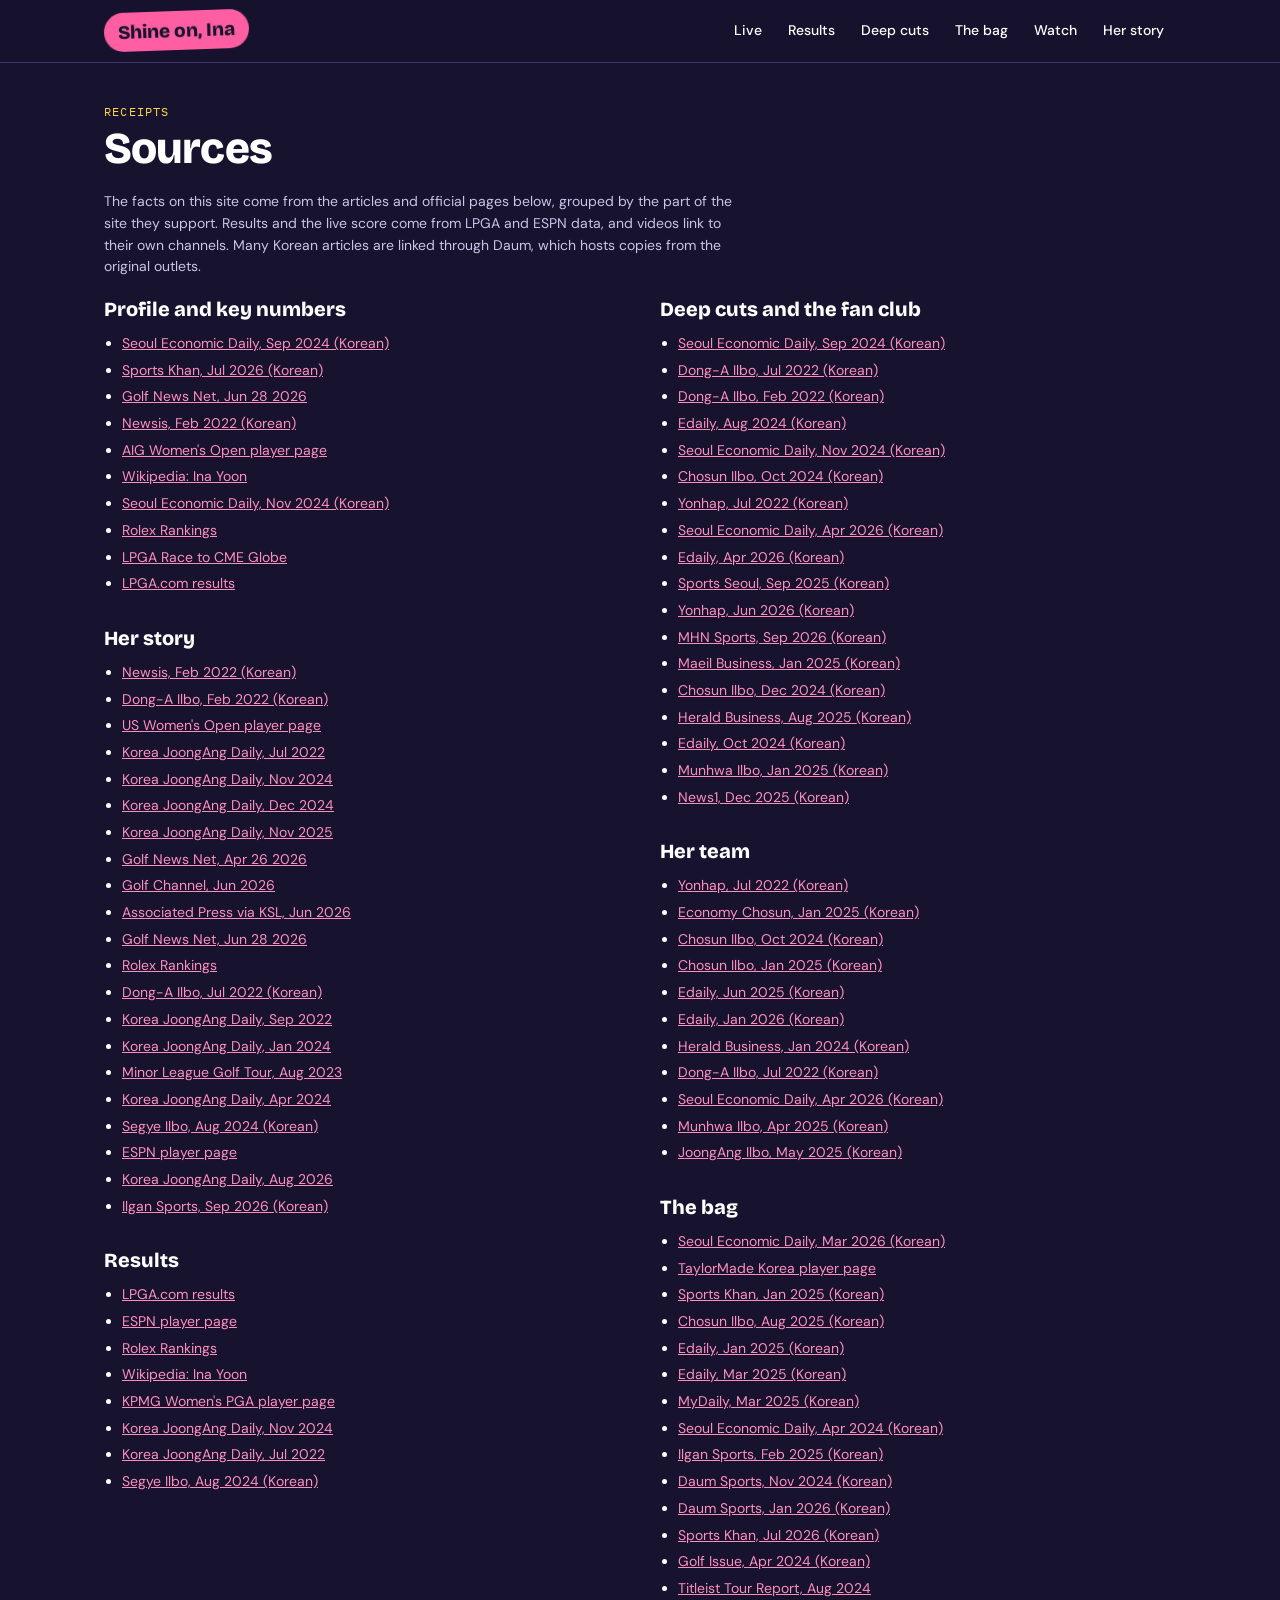
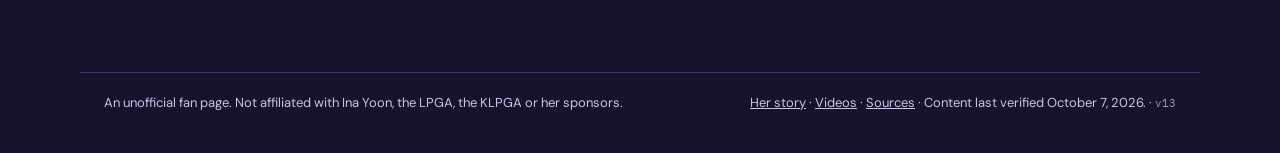
<file: sources.html>
<!doctype html>
<html lang="en">
<head>
<meta charset="utf-8">
<meta name="viewport" content="width=device-width, initial-scale=1">
<title>Sources: Ina Yoon Fan Page</title>
<meta name="description" content="Where the facts on the Ina Yoon fan page come from.">
<link rel="canonical" href="https://yoonshine.com/sources">
<meta property="og:type" content="website">
<meta property="og:site_name" content="Shine on, Ina">
<meta property="og:title" content="Sources: Ina Yoon Fan Page">
<meta property="og:description" content="Where the facts on the Ina Yoon fan page come from.">
<meta property="og:url" content="https://yoonshine.com/sources">
<meta property="og:image" content="https://yoonshine.com/assets/og-card.png">
<meta property="og:image:width" content="1200">
<meta property="og:image:height" content="630">
<meta property="og:image:alt" content="Shine on, Ina: an unofficial fan page for LPGA golfer Ina Yoon">
<meta name="twitter:card" content="summary_large_image">
<meta name="twitter:title" content="Sources: Ina Yoon Fan Page">
<meta name="twitter:description" content="Where the facts on the Ina Yoon fan page come from.">
<meta name="twitter:image" content="https://yoonshine.com/assets/og-card.png">
<link rel="preconnect" href="https://fonts.googleapis.com">
<link rel="preconnect" href="https://fonts.gstatic.com" crossorigin>
<link rel="stylesheet" href="https://fonts.googleapis.com/css2?family=Bricolage+Grotesque:opsz,wght@12..96,600;12..96,800&family=DM+Sans:wght@400;500;700&family=IBM+Plex+Mono:wght@400;500&display=swap">
<link rel="icon" href="assets/favicon.svg" type="image/svg+xml">
<link rel="stylesheet" href="assets/style.css">
</head>
<body>
<a class="skip" href="#main">Skip to content</a>

<header class="top">
  <div class="wrap top-in">
    <a class="brand" href="index.html" aria-label="Ina Yoon fan page, home">Shine on, Ina</a>
    <nav aria-label="Sections">
      <a href="index.html#live">Live</a>
      <a href="index.html#results">Results</a>
      <a href="index.html#deep-cuts">Deep cuts</a>
      <a href="index.html#bag">The bag</a>
      <a href="index.html#watch">Watch</a>
      <a href="story.html">Her story</a>
    </nav>
  </div>
</header>

<main id="main">
  <section class="wrap sec first">
    <div class="sec-head"><p class="label">Receipts</p><h1 class="page-title">Sources</h1></div>
    <p class="asof">The facts on this site come from the articles and official pages below, grouped by the part of the site they support. Results and the live score come from LPGA and ESPN data, and videos link to their own channels. Many Korean articles are linked through Daum, which hosts copies from the original outlets.</p>
    <div class="sgroups" id="source-groups"></div>
  </section>
</main>

<footer class="wrap foot">
  <p>An unofficial fan page. Not affiliated with Ina Yoon, the LPGA, the KLPGA or her sponsors.</p>
  <p><a href="story.html">Her story</a> &middot; <a href="videos.html">Videos</a> &middot; <a href="sources.html">Sources</a> &middot; <span id="verified"></span> &middot; <span id="ver"></span></p>
</footer>

<script src="data/content.js"></script>
<script src="assets/app.js"></script>
</body>
</html>
</file>
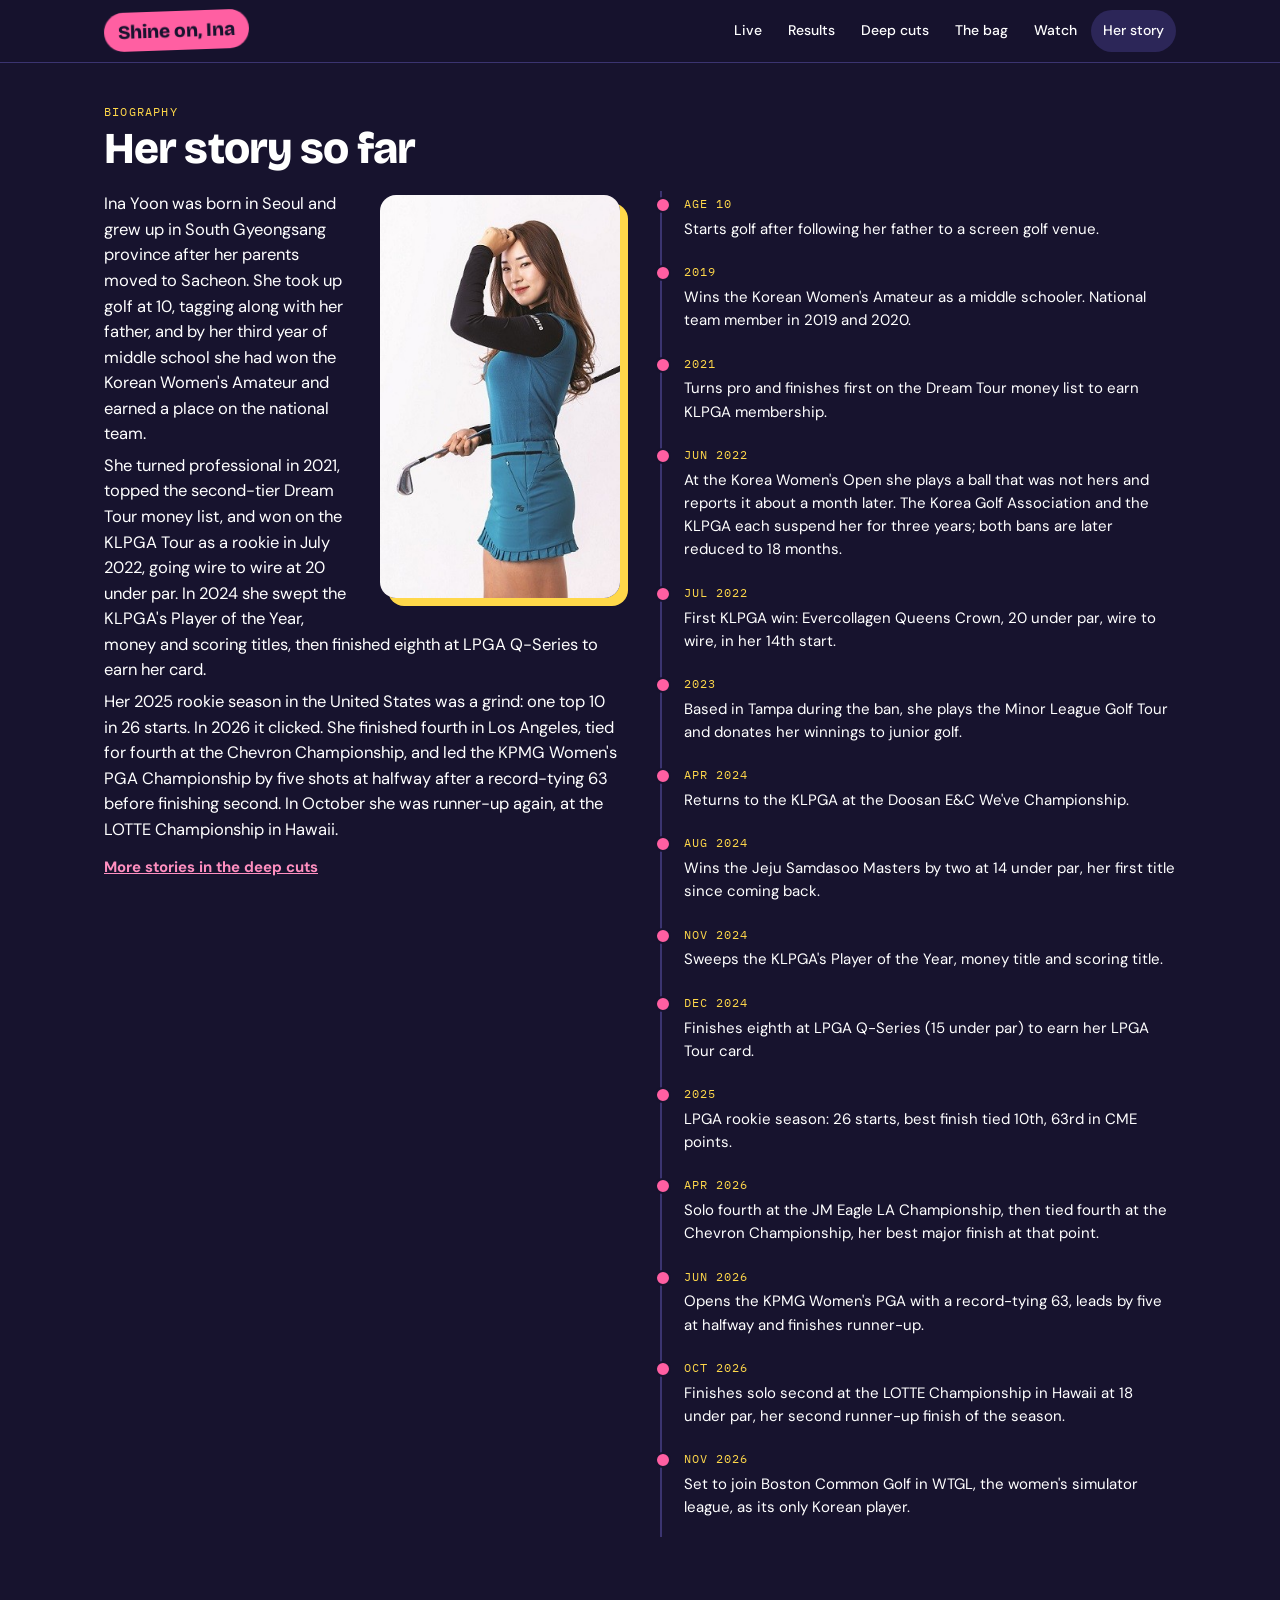
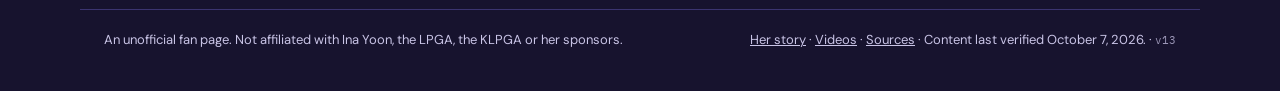
<file: story.html>
<!doctype html>
<html lang="en">
<head>
<meta charset="utf-8">
<meta name="viewport" content="width=device-width, initial-scale=1">
<title>Her Story: Ina Yoon Fan Page</title>
<meta name="description" content="The biography and career timeline of LPGA golfer Ina Yoon.">
<link rel="canonical" href="https://yoonshine.com/story">
<meta property="og:type" content="website">
<meta property="og:site_name" content="Shine on, Ina">
<meta property="og:title" content="Her Story: Ina Yoon Fan Page">
<meta property="og:description" content="The biography and career timeline of LPGA golfer Ina Yoon.">
<meta property="og:url" content="https://yoonshine.com/story">
<meta property="og:image" content="https://yoonshine.com/assets/og-card.png">
<meta property="og:image:width" content="1200">
<meta property="og:image:height" content="630">
<meta property="og:image:alt" content="Shine on, Ina: an unofficial fan page for LPGA golfer Ina Yoon">
<meta name="twitter:card" content="summary_large_image">
<meta name="twitter:title" content="Her Story: Ina Yoon Fan Page">
<meta name="twitter:description" content="The biography and career timeline of LPGA golfer Ina Yoon.">
<meta name="twitter:image" content="https://yoonshine.com/assets/og-card.png">
<link rel="preconnect" href="https://fonts.googleapis.com">
<link rel="preconnect" href="https://fonts.gstatic.com" crossorigin>
<link rel="stylesheet" href="https://fonts.googleapis.com/css2?family=Bricolage+Grotesque:opsz,wght@12..96,600;12..96,800&family=DM+Sans:wght@400;500;700&family=IBM+Plex+Mono:wght@400;500&display=swap">
<link rel="icon" href="assets/favicon.svg" type="image/svg+xml">
<link rel="stylesheet" href="assets/style.css">
</head>
<body>
<a class="skip" href="#main">Skip to content</a>

<header class="top">
  <div class="wrap top-in">
    <a class="brand" href="index.html" aria-label="Ina Yoon fan page, home">Shine on, Ina</a>
    <nav aria-label="Sections">
      <a href="index.html#live">Live</a>
      <a href="index.html#results">Results</a>
      <a href="index.html#deep-cuts">Deep cuts</a>
      <a href="index.html#bag">The bag</a>
      <a href="index.html#watch">Watch</a>
      <a href="story.html" aria-current="page">Her story</a>
    </nav>
  </div>
</header>

<main id="main">
  <section class="wrap sec first">
    <div class="sec-head"><p class="label">Biography</p><h1 class="page-title">Her story so far</h1></div>
    <div class="story">
      <div>
        <figure id="story-photo"></figure>
        <div class="bio" id="bio"></div>
        <p class="more"><a href="index.html#deep-cuts">More stories in the deep cuts</a></p>
      </div>
      <ol class="timeline" id="timeline"></ol>
    </div>
  </section>
</main>

<footer class="wrap foot">
  <p>An unofficial fan page. Not affiliated with Ina Yoon, the LPGA, the KLPGA or her sponsors.</p>
  <p><a href="story.html">Her story</a> &middot; <a href="videos.html">Videos</a> &middot; <a href="sources.html">Sources</a> &middot; <span id="verified"></span> &middot; <span id="ver"></span></p>
</footer>

<script src="data/content.js"></script>
<script src="assets/app.js"></script>
</body>
</html>
</file>
<file: assets/style.css>
:root {
  --ink: #17132E;
  --panel: #221D45;
  --panel-2: #2C2658;
  --line: #3B3470;
  --text: #FFFFFF;
  --muted: #C9C4E6;
  --pink: #FF5FA2;
  --pink-soft: #FF8FC0;
  --yellow: #FFD84A;
  --display: "Bricolage Grotesque", "Arial Narrow", sans-serif;
  --body: "DM Sans", "Segoe UI", sans-serif;
  --mono: "IBM Plex Mono", "Consolas", monospace;
  --r: 16px;
}
* { box-sizing: border-box; }
html { scroll-behavior: smooth; scroll-padding-top: 76px; }
body { margin: 0; background: var(--ink); color: var(--text); font-family: var(--body); font-size: 16px; line-height: 1.55; -webkit-font-smoothing: antialiased; }
a { color: var(--pink-soft); }
a:hover { color: #fff; }
:focus-visible { outline: 3px solid var(--yellow); outline-offset: 2px; border-radius: 4px; }
.wrap { max-width: 1120px; margin: 0 auto; padding-left: 24px; padding-right: 24px; }
.skip { position: absolute; left: -999px; top: 8px; background: var(--yellow); color: var(--ink); padding: 8px 14px; border-radius: 8px; z-index: 20; }
.skip:focus { left: 8px; }

/* Header */
.top { position: sticky; top: 0; z-index: 10; background: rgba(23, 19, 46, 0.94); border-bottom: 1px solid var(--line); backdrop-filter: blur(6px); }
.top-in { display: flex; flex-wrap: wrap; gap: 8px 16px; align-items: center; justify-content: space-between; padding-top: 10px; padding-bottom: 10px; }
.brand { font-family: var(--display); font-weight: 800; font-size: 19px; background: var(--pink); color: var(--ink); padding: 5px 14px; border-radius: 999px; transform: rotate(-2deg); text-decoration: none; }
.brand:hover { color: var(--ink); transform: rotate(0deg); }
.top nav { display: flex; flex-wrap: wrap; gap: 2px; }
.top nav a { color: var(--text); text-decoration: none; font-size: 14px; font-weight: 500; padding: 10px 12px; border-radius: 999px; }
.top nav a:hover { background: var(--panel-2); }

/* Intro: deliberately compact, information first */
.intro { display: grid; grid-template-columns: minmax(0, 1.15fr) minmax(0, 1fr); gap: 32px; padding-top: 40px; padding-bottom: 24px; align-items: start; }
.kicker, .label { font-family: var(--mono); font-size: 12px; letter-spacing: 0.1em; text-transform: uppercase; color: var(--yellow); margin: 0; }
h1 { font-family: var(--display); font-weight: 800; font-size: clamp(38px, 5vw, 54px); line-height: 1; letter-spacing: -0.02em; margin: 8px 0 0; }
h1 span { color: var(--pink); }
.quote { font-size: 19px; line-height: 1.5; margin: 16px 0 0; color: var(--text); max-width: 34em; }
.facts { display: grid; grid-template-columns: repeat(2, minmax(0, 1fr)); gap: 12px 24px; margin: 24px 0 0; padding-top: 16px; border-top: 1px solid var(--line); }
.facts dt { font-family: var(--mono); font-size: 11px; letter-spacing: 0.1em; text-transform: uppercase; color: var(--muted); }
.facts dd { margin: 2px 0 0; font-size: 15px; font-weight: 500; }

/* Live card */
.live { background: var(--pink); color: var(--ink); border-radius: var(--r); padding: 24px; }
.live .badge { display: inline-flex; align-items: center; gap: 8px; background: var(--ink); color: var(--yellow); font-family: var(--mono); font-size: 12px; letter-spacing: 0.08em; text-transform: uppercase; padding: 5px 12px; border-radius: 999px; }
.live .dot { width: 8px; height: 8px; border-radius: 50%; background: var(--yellow); }
.live .dot.on { animation: pulse 1.6s infinite; }
@keyframes pulse { 50% { opacity: 0.25; } }
@media (prefers-reduced-motion: reduce) { .live .dot.on { animation: none; } html { scroll-behavior: auto; } }
.live h2 { font-family: var(--display); font-weight: 800; font-size: 28px; line-height: 1.1; margin: 12px 0 2px; letter-spacing: -0.01em; }
.live .where { font-size: 14px; font-weight: 500; margin: 0; }
.live .nums { display: grid; grid-template-columns: repeat(3, minmax(0, 1fr)); gap: 8px; margin-top: 16px; }
.live .num { background: var(--ink); color: var(--text); border-radius: 12px; padding: 12px 8px; text-align: center; }
.live .num { container-type: inline-size; min-width: 0; overflow: hidden; }
.live .num b { display: block; font-family: var(--display); font-weight: 800; font-size: 28px; font-size: min(34px, 34cqw); line-height: 1.05; font-variant-numeric: tabular-nums; white-space: nowrap; }
.live .num.hi b { color: var(--yellow); }
/* The tee time is the longest value a tile holds ("10:55 PM"), so it scales with the tile width */
.live .num.sm b { font-size: 15px; font-size: min(24px, 19cqw); line-height: 1.5; }
.live .num span { display: block; font-family: var(--mono); font-size: 10.5px; line-height: 1.4; letter-spacing: 0.06em; text-transform: uppercase; color: var(--muted); }
.live .rounds { font-family: var(--mono); font-size: 14px; margin: 14px 0 0; }
.live .meta { font-size: 13px; margin: 12px 0 0; display: flex; flex-wrap: wrap; gap: 4px 16px; justify-content: space-between; }
.live a { color: var(--ink); font-weight: 700; }

/* Stats */
.stats { display: grid; grid-template-columns: repeat(4, minmax(0, 1fr)); gap: 12px; padding-top: 8px; }
.stat { background: var(--panel); border: 1px solid var(--line); border-radius: var(--r); padding: 18px 20px; }
.stat b { display: block; font-family: var(--display); font-weight: 800; font-size: 40px; line-height: 1; font-variant-numeric: tabular-nums; }
.stat.yellow b { color: var(--yellow); }
.stat.pink b { color: var(--pink-soft); }
.stat .k { font-size: 14px; margin-top: 6px; }
.stat .n { font-size: 12px; color: var(--muted); }

/* Sections */
.sec { padding-top: 72px; }
.sec-head { margin-bottom: 20px; }
h2 { font-family: var(--display); font-weight: 800; font-size: clamp(28px, 4vw, 38px); line-height: 1.05; letter-spacing: -0.02em; margin: 6px 0 0; }
h3.sub { font-family: var(--display); font-weight: 800; font-size: 24px; margin: 40px 0 16px; }
.asof { color: var(--muted); font-size: 14px; margin: 0 0 16px; max-width: 46em; }
.via { font-size: 12.5px; margin: 10px 0 0; opacity: 0.8; }
.via a { color: inherit; }
.src a { display: inline-block; min-width: 22px; text-align: center; margin-right: 4px; padding: 1px 5px; border: 1px solid currentColor; border-radius: 6px; font-family: var(--mono); font-size: 11px; text-decoration: none; opacity: 0.85; }
.src a:hover { opacity: 1; }

/* Story */
.story { display: grid; grid-template-columns: minmax(0, 1fr) minmax(0, 1fr); gap: 40px; align-items: start; }
.bio p { margin: 0 0 6px; font-size: 16.5px; }
.bio .src { margin: 0 0 18px; }
.timeline { list-style: none; margin: 0; padding: 0; border-left: 2px solid var(--line); }
.timeline li { position: relative; padding: 0 0 18px 22px; }
.timeline li::before { content: ""; position: absolute; left: -7px; top: 6px; width: 12px; height: 12px; border-radius: 50%; background: var(--pink); border: 2px solid var(--ink); }
.timeline .y { font-family: var(--mono); font-size: 12px; letter-spacing: 0.08em; text-transform: uppercase; color: var(--yellow); }
.timeline p { margin: 2px 0 0; font-size: 15px; }
.timeline .src { margin-top: 4px; }

/* Results */
.tabs { display: flex; flex-wrap: wrap; gap: 8px; margin-bottom: 16px; }
.tabs button { font: inherit; font-weight: 700; font-size: 14px; color: var(--text); background: var(--panel); border: 1px solid var(--line); border-radius: 999px; padding: 10px 18px; min-height: 44px; cursor: pointer; }
.tabs button:hover { background: var(--panel-2); }
.tabs button[aria-selected="true"] { background: var(--yellow); color: var(--ink); border-color: var(--yellow); }
.panel { background: var(--panel); border: 1px solid var(--line); border-radius: var(--r); padding: 8px 20px 16px; }
.scroll { overflow-x: auto; }
table { width: 100%; border-collapse: collapse; font-size: 15px; min-width: 640px; }
th { text-align: left; font-family: var(--mono); font-weight: 500; font-size: 11px; letter-spacing: 0.1em; text-transform: uppercase; color: var(--muted); padding: 12px 10px; border-bottom: 2px solid var(--line); }
td { padding: 11px 10px; border-bottom: 1px solid var(--line); vertical-align: baseline; }
tr:last-child td { border-bottom: 0; }
td.num, th.num { text-align: right; font-variant-numeric: tabular-nums; }
td.fin { font-family: var(--display); font-weight: 800; font-size: 19px; white-space: nowrap; }
td.fin.hi { color: var(--yellow); }
td.fin.cut { color: var(--muted); font-size: 15px; font-family: var(--mono); font-weight: 500; }
td.fin.now { color: var(--pink-soft); font-size: 14px; font-family: var(--mono); font-weight: 500; }
td.rd { font-family: var(--mono); font-size: 14px; color: var(--muted); white-space: nowrap; }
td.date { color: var(--muted); white-space: nowrap; font-size: 14px; }
.maj { font-family: var(--mono); font-size: 10px; letter-spacing: 0.1em; color: var(--ink); background: var(--pink); border-radius: 4px; padding: 2px 6px; margin-left: 6px; vertical-align: 2px; }
.panel .note { font-size: 13px; color: var(--muted); margin: 12px 0 0; }
.wins { display: grid; grid-template-columns: repeat(2, minmax(0, 1fr)); gap: 12px; margin: 12px 0; }
.win { background: var(--panel-2); border-radius: 12px; padding: 16px; }
.win h4 { font-family: var(--display); font-weight: 800; font-size: 20px; margin: 4px 0; }
.win .d { font-family: var(--mono); font-size: 12px; color: var(--yellow); letter-spacing: 0.08em; text-transform: uppercase; }
.win p { margin: 0; font-size: 14px; color: var(--muted); }

/* Deep cuts */
.cuts { columns: 3 280px; column-gap: 14px; }
.cut { break-inside: avoid; margin: 0 0 14px; background: var(--panel); border: 1px solid var(--line); border-radius: var(--r); padding: 20px; }
.cut .tag { font-family: var(--mono); font-size: 11px; letter-spacing: 0.1em; text-transform: uppercase; color: var(--yellow); }
.cut h3 { font-family: var(--display); font-weight: 800; font-size: 22px; line-height: 1.12; margin: 6px 0 8px; }
.cut p { margin: 0; font-size: 15px; }
.cut.yellow { background: var(--yellow); border-color: var(--yellow); color: var(--ink); }
.cut.pink { background: var(--pink); border-color: var(--pink); color: var(--ink); }
.cut.white { background: #fff; border-color: #fff; color: var(--ink); }
.cut.yellow .tag, .cut.pink .tag, .cut.white .tag, .cut.yellow .src, .cut.pink .src, .cut.white .src { color: var(--ink); }
.cut.yellow a, .cut.pink a, .cut.white a { color: var(--ink); }
.team { display: grid; grid-template-columns: repeat(3, minmax(0, 1fr)); gap: 12px; }
.mate { border-top: 2px solid var(--pink); padding-top: 12px; }
.mate .role { font-family: var(--mono); font-size: 11px; letter-spacing: 0.1em; text-transform: uppercase; color: var(--muted); }
.mate h4 { font-family: var(--display); font-weight: 800; font-size: 19px; margin: 2px 0 4px; }
.mate p { margin: 0; font-size: 14px; color: var(--muted); }

/* Bag */
.bag { display: grid; grid-template-columns: minmax(0, 1fr) minmax(0, 1fr); gap: 24px; align-items: start; }
.bag-list { background: var(--panel); border: 1px solid var(--line); border-radius: var(--r); padding: 4px 20px; }
.club { display: grid; grid-template-columns: 110px minmax(0, 1fr); gap: 12px; padding: 14px 0; border-bottom: 1px solid var(--line); }
.club:last-child { border-bottom: 0; }
.club .slot { font-family: var(--mono); font-size: 11px; letter-spacing: 0.1em; text-transform: uppercase; color: var(--muted); padding-top: 4px; }
.club .item { font-weight: 700; font-size: 16px; }
.club.unknown .item { color: var(--muted); font-weight: 500; font-style: italic; }
.club .cn { font-size: 13px; color: var(--muted); margin: 2px 0 0; }
.club .src { margin-top: 4px; }
.bag-story article { margin-bottom: 22px; }
.bag-story h3 { font-family: var(--display); font-weight: 800; font-size: 20px; margin: 0 0 6px; }
.bag-story p { margin: 0; font-size: 15px; }
.bag-extra { display: grid; grid-template-columns: minmax(0, 1fr) minmax(0, 1fr); gap: 24px; margin-top: 24px; align-items: start; }
.dist { background: var(--panel); border: 1px solid var(--line); border-radius: var(--r); padding: 16px 20px; }
.dist h3 { font-family: var(--display); font-weight: 800; font-size: 18px; margin: 0 0 8px; }
.dist .row { display: flex; justify-content: space-between; gap: 12px; padding: 7px 0; border-bottom: 1px solid var(--line); font-size: 14px; }
.dist .row:last-of-type { border-bottom: 0; }
.dist .row span:first-child { font-family: var(--mono); font-size: 12px; color: var(--muted); letter-spacing: 0.06em; text-transform: uppercase; }
details { background: var(--panel); border: 1px solid var(--line); border-radius: var(--r); padding: 14px 20px; }
summary { cursor: pointer; font-weight: 700; min-height: 28px; }
details ul { margin: 12px 0 0; padding-left: 18px; font-size: 14px; color: var(--muted); }

/* Videos */
.videos { display: grid; grid-template-columns: repeat(3, minmax(0, 1fr)); gap: 16px; }
.vid .frame { position: relative; aspect-ratio: 16 / 9; border-radius: 12px; overflow: hidden; background: var(--panel-2); }
.vid button { all: unset; cursor: pointer; display: block; width: 100%; height: 100%; position: relative; }
.vid button:focus-visible { outline: 3px solid var(--yellow); outline-offset: -3px; }
.vid img { width: 100%; height: 100%; object-fit: cover; display: block; }
.vid .play { position: absolute; left: 12px; bottom: 12px; background: var(--pink); color: var(--ink); font-weight: 700; font-size: 13px; padding: 6px 12px; border-radius: 999px; display: inline-flex; align-items: center; gap: 6px; }
.vid iframe { position: absolute; inset: 0; width: 100%; height: 100%; border: 0; }
.vid h4 { font-size: 15px; font-weight: 700; margin: 10px 0 2px; }
.vid p { margin: 0; font-size: 13px; color: var(--muted); }
.vid p a { font-size: 12px; }
.links { display: grid; grid-template-columns: repeat(3, minmax(0, 1fr)); gap: 12px; }
.link { display: block; background: var(--panel); border: 1px solid var(--line); border-radius: var(--r); padding: 16px 18px; text-decoration: none; color: var(--text); }
.link:hover { border-color: var(--pink); color: var(--text); }
.link b { display: block; font-size: 15px; }
.link span { font-size: 13px; color: var(--muted); }

/* Sources and footer */
.sources { columns: 2 320px; column-gap: 32px; padding-left: 24px; font-size: 13px; color: var(--muted); margin: 0; }
.sources li { margin-bottom: 6px; break-inside: avoid; }
.foot { margin-top: 72px; padding-top: 20px; padding-bottom: 40px; border-top: 1px solid var(--line); font-size: 13px; color: var(--muted); display: flex; flex-wrap: wrap; gap: 8px 24px; justify-content: space-between; }
.foot p { margin: 0; }

@media (max-width: 860px) {
  .intro, .story, .bag, .bag-extra { grid-template-columns: minmax(0, 1fr); }
  .stats { grid-template-columns: repeat(2, minmax(0, 1fr)); }
  .videos, .links, .team { grid-template-columns: repeat(2, minmax(0, 1fr)); }
  .sec { padding-top: 56px; }
}
@media (max-width: 560px) {
  .wrap { padding-left: 16px; padding-right: 16px; }
  .videos, .links, .team, .wins { grid-template-columns: minmax(0, 1fr); }
  .top nav a { padding: 10px 9px; font-size: 13px; }
  .top { position: static; }
  .stat b { font-size: 32px; }
  .club { grid-template-columns: 84px minmax(0, 1fr); }
}

/* v2: photo slot, story and sources pages */
.intro-text { display: grid; grid-template-columns: auto minmax(0, 1fr); gap: 20px 24px; align-items: start; }
.intro-text .facts { grid-column: 1 / -1; margin-top: 4px; }
.photo { margin: 0; width: 168px; }
figure[hidden], .photo[hidden] { display: none; }
.photo img { display: block; width: 100%; aspect-ratio: 1 / 1; object-fit: cover; border-radius: var(--r); box-shadow: 8px 8px 0 var(--pink); }
.photo.tall { width: 100%; max-width: 240px; float: right; margin: 4px 0 20px 28px; }
.photo.tall img { aspect-ratio: auto; box-shadow: 8px 8px 0 var(--yellow); }
.photo figcaption { font-size: 11px; color: var(--muted); margin-top: 14px; }
.more { margin: 14px 0 0; font-size: 15px; font-weight: 700; }
.sec.first { padding-top: 40px; }
h1.page-title { font-size: clamp(30px, 4.5vw, 44px); margin-top: 6px; }
.top nav a[aria-current="page"] { background: var(--panel-2); }
.vid .vdate { display: block; font-family: var(--mono); font-size: 11px; letter-spacing: 0.08em; text-transform: uppercase; color: var(--yellow); margin-top: 10px; }
.vid h4 { margin-top: 2px; }
.sgroups { columns: 2 320px; column-gap: 40px; }
.sgroup { break-inside: avoid; margin-bottom: 28px; }
.sgroup h3 { font-family: var(--display); font-weight: 800; font-size: 20px; margin: 0 0 8px; }
.sgroup ul { margin: 0; padding-left: 18px; font-size: 14px; }
.sgroup li { margin-bottom: 5px; }
.foot a { color: var(--muted); }
@media (max-width: 560px) {
  .photo { width: 104px; }
  .photo img { box-shadow: 5px 5px 0 var(--pink); }
  .intro-text { gap: 16px; }
  .photo.tall { max-width: 150px; margin-left: 16px; }
}

/* v3: fan club shout-out */
.fan { display: grid; grid-template-columns: minmax(0, 1.4fr) minmax(0, 1fr); gap: 28px; align-items: center; margin-top: 14px; padding: 28px; border: 2px solid var(--pink); border-radius: var(--r); background: var(--panel); }
.fan .tag { font-family: var(--mono); font-size: 11px; letter-spacing: 0.1em; text-transform: uppercase; color: var(--pink-soft); }
.fan h3 { font-family: var(--display); font-weight: 800; font-size: 26px; line-height: 1.1; margin: 6px 0 10px; }
.fan p { margin: 0 0 10px; font-size: 15.5px; }
.fan-tiles { display: grid; gap: 10px; }
.fan-tile { background: var(--panel-2); border-radius: 12px; padding: 14px 16px; }
.fan-tile b { display: block; font-family: var(--display); font-weight: 800; font-size: 28px; line-height: 1.05; color: var(--yellow); }
.fan-tile .k { display: block; font-size: 14px; margin-top: 4px; }
.fan-tile .n { display: block; font-size: 12px; color: var(--muted); }
@media (max-width: 860px) { .fan { grid-template-columns: minmax(0, 1fr); padding: 20px; } }

/* v5: keep the menu on one line on phones */
@media (max-width: 560px) {
  .top-in { flex-wrap: wrap; }
  .top nav { flex: 1 1 100%; flex-wrap: nowrap; justify-content: space-between; gap: 0; overflow-x: auto; scrollbar-width: none; }
  .top nav::-webkit-scrollbar { display: none; }
  .top nav a { white-space: nowrap; padding: 10px 6px; font-size: 13px; }
}
@media (max-width: 380px) { .top nav a { font-size: 12px; padding: 10px 5px; } }

/* v11: cheer bar (scoreboard, goal, headline) */
.cheer { display: grid; grid-template-columns: auto minmax(0, 1fr); gap: 18px 32px; align-items: center; margin: 0 0 16px; padding: 18px 24px; background: var(--panel); border: 1px solid var(--line); border-radius: var(--r); }
.cheer[hidden] { display: none; }
.cheer-left { display: flex; align-items: center; gap: 22px; }
.cheer-btn { position: relative; font: inherit; font-family: var(--display); font-weight: 800; font-size: 22px; color: var(--ink); background: var(--pink); border: 0; border-radius: 999px; padding: 14px 28px; min-height: 54px; cursor: pointer; display: inline-flex; align-items: center; gap: 10px; white-space: nowrap; box-shadow: 0 0 0 6px rgba(255, 95, 162, 0.18), 0 0 0 14px rgba(255, 95, 162, 0.07); transition: transform 0.12s ease, box-shadow 0.2s ease; }
.cheer-btn:hover { background: var(--pink-soft); box-shadow: 0 0 0 7px rgba(255, 95, 162, 0.25), 0 0 0 16px rgba(255, 95, 162, 0.1); }
.cheer-btn:active { transform: scale(0.95); }
.cheer-btn:disabled { cursor: default; }
.cheer-btn.spent, .cheer-btn.spent:hover { background: #6E6A8A; color: #E4E1F2; box-shadow: none; cursor: not-allowed; transform: none; }
.cheer-btn.spent .ball { opacity: 0.45; }
@media (max-width: 380px) { .cheer-btn.spent { font-size: 17px; padding: 12px 14px; gap: 8px; } }
.cheer-btn .ball { width: 16px; height: 16px; border-radius: 50%; background: #fff; box-shadow: inset -3px -3px 0 rgba(0, 0, 0, 0.12); flex: none; }
.board-wrap { display: flex; flex-direction: column; gap: 6px; }
.board { display: flex; gap: 4px; }
.board b { position: relative; font-family: var(--display); font-weight: 800; font-size: 34px; line-height: 1; min-width: 30px; padding: 8px 6px; text-align: center; color: var(--yellow); background: var(--ink); border-radius: 6px; font-variant-numeric: tabular-nums; }
.board b::after { content: ""; position: absolute; left: 0; right: 0; top: 50%; height: 1px; background: rgba(0, 0, 0, 0.55); }
.board b.dim { color: rgba(255, 216, 74, 0.25); }
.board.bump b:not(.dim) { animation: flip 0.35s ease; }
@keyframes flip { 0% { transform: rotateX(0); } 50% { transform: rotateX(90deg); } 100% { transform: rotateX(0); } }
.board-label { font-family: var(--mono); font-size: 11px; letter-spacing: 0.1em; text-transform: uppercase; color: var(--muted); }
.cheer-goal { min-width: 0; }
.cheer-head { margin: 0; font-family: var(--display); font-weight: 800; font-size: 20px; line-height: 1.2; }
.cheer-sub { margin: 4px 0 10px; font-size: 13.5px; color: var(--muted); }
.goal-bar { height: 14px; border-radius: 999px; background: var(--ink); overflow: hidden; position: relative; }
.goal-bar i { position: absolute; inset: 0 auto 0 0; width: 0; border-radius: 999px; background: repeating-linear-gradient(-45deg, var(--pink) 0 10px, var(--pink-soft) 10px 20px); transition: width 0.6s ease; }
.goal-bar.done i { background: repeating-linear-gradient(-45deg, var(--yellow) 0 10px, #ffe58a 10px 20px); }
.cheer-foot { display: flex; flex-wrap: wrap; gap: 4px 16px; justify-content: space-between; margin-top: 8px; }
.cheer-meta { margin: 0; font-size: 13px; color: var(--muted); font-variant-numeric: tabular-nums; }
.cheer-note { margin: 0; font-size: 13px; font-weight: 700; color: var(--pink-soft); min-height: 1.3em; }
@media (prefers-reduced-motion: reduce) { .board.bump b:not(.dim) { animation: none; } .goal-bar i { transition: none; } }
@media (max-width: 860px) { .cheer { grid-template-columns: minmax(0, 1fr); } }
@media (max-width: 420px) {
  .cheer { padding: 16px; }
  .cheer-left { gap: 14px; }
  .cheer-btn { font-size: 19px; padding: 12px 20px; min-height: 50px; }
  .board b { font-size: 28px; min-width: 24px; padding: 7px 4px; }
  .cheer-head { font-size: 18px; }
}
.fx { position: fixed; inset: 0; pointer-events: none; z-index: 50; overflow: hidden; }
.fx-p { position: absolute; border-radius: 50%; background: currentColor; opacity: 0; will-change: transform, opacity; }
.fx-p.ring { background: transparent; border: 2px solid currentColor; }

/* v9: countdown and last-result line on the live card */
.live .cd .num b { color: var(--yellow); }
.live .cd-note { font-size: 12.5px; margin: 10px 0 0; }
.live .last { font-size: 14px; font-weight: 500; margin: 12px 0 0; padding-top: 12px; border-top: 1px solid rgba(23, 19, 46, 0.25); }
#ver { font-family: var(--mono); font-size: 11px; opacity: 0.75; }

/* v10: favorites row and the all-videos page */
.videos.four { grid-template-columns: repeat(4, minmax(0, 1fr)); }
h3.sub.tight { margin-top: 8px; }
h2.year { font-family: var(--mono); font-weight: 500; font-size: 14px; letter-spacing: 0.12em; color: var(--yellow); margin: 36px 0 14px; padding-bottom: 8px; border-bottom: 1px solid var(--line); }
h2.year:first-child { margin-top: 8px; }
#fav-block[hidden] { display: none; }
@media (max-width: 860px) { .videos.four { grid-template-columns: repeat(2, minmax(0, 1fr)); } }
@media (max-width: 560px) { .videos.four { grid-template-columns: minmax(0, 1fr); } }
</file>
